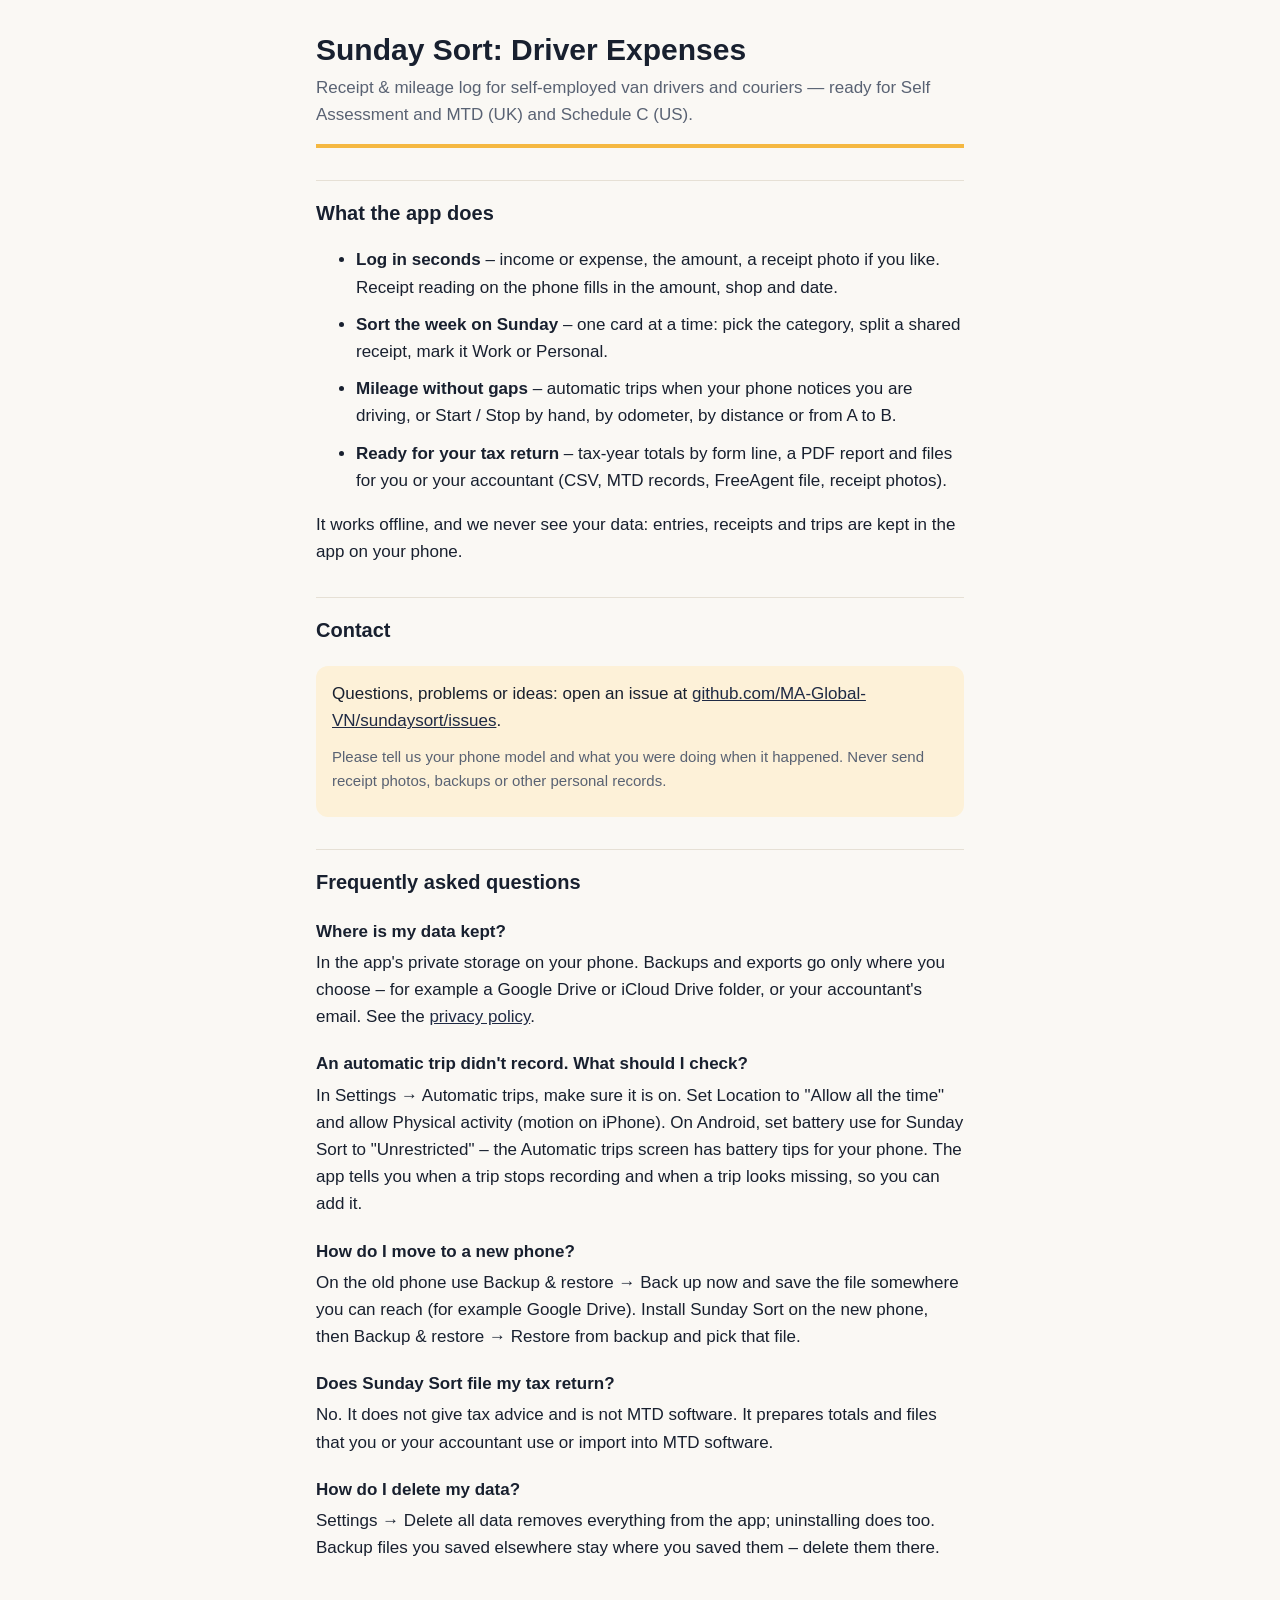
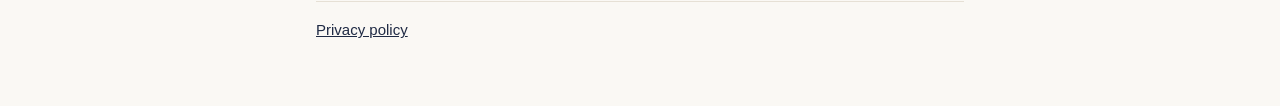
<file: index.html>
<!doctype html>
<html lang="en">
<head>
<meta charset="utf-8">
<meta name="viewport" content="width=device-width, initial-scale=1">
<title>Sunday Sort – Support</title>
<meta name="description" content="Support for Sunday Sort: Driver Expenses, the receipt and mileage log for self-employed van drivers.">
<link rel="stylesheet" href="style.css">
</head>
<body>
<main>
  <header>
    <h1>Sunday Sort: Driver Expenses</h1>
    <p class="lead">Receipt &amp; mileage log for self-employed van drivers and couriers — ready for Self Assessment and MTD
    (UK) and Schedule C (US).</p>
  </header>

  <h2>What the app does</h2>
  <ul>
    <li><strong>Log in seconds</strong> – income or expense, the amount, a receipt photo if you like. Receipt reading on
    the phone fills in the amount, shop and date.</li>
    <li><strong>Sort the week on Sunday</strong> – one card at a time: pick the category, split a shared receipt, mark it
    Work or Personal.</li>
    <li><strong>Mileage without gaps</strong> – automatic trips when your phone notices you are driving, or Start / Stop
    by hand, by odometer, by distance or from A to B.</li>
    <li><strong>Ready for your tax return</strong> – tax-year totals by form line, a PDF report and files for you or your
    accountant (CSV, MTD records, FreeAgent file, receipt photos).</li>
  </ul>
  <p>It works offline, and we never see your data: entries, receipts and trips are kept in the app on your phone.</p>

  <h2>Contact</h2>
  <div class="box">
    <p>Questions, problems or ideas: open an issue at <a href="https://github.com/MA-Global-VN/sundaysort/issues">github.com/MA-Global-VN/sundaysort/issues</a>.</p>
    <p class="muted">Please tell us your phone model and what you were doing when it happened. Never send receipt photos,
    backups or other personal records.</p>
  </div>

  <h2>Frequently asked questions</h2>

  <h3>Where is my data kept?</h3>
  <p>In the app's private storage on your phone. Backups and exports go only where you choose – for example a Google
  Drive or iCloud Drive folder, or your accountant's email. See the <a href="privacy.html">privacy policy</a>.</p>

  <h3>An automatic trip didn't record. What should I check?</h3>
  <p>In Settings → Automatic trips, make sure it is on. Set Location to "Allow all the time" and allow Physical activity
  (motion on iPhone). On Android, set battery use for Sunday Sort to "Unrestricted" – the Automatic trips screen has
  battery tips for your phone. The app tells you when a trip stops recording and when a trip looks missing, so you can
  add it.</p>

  <h3>How do I move to a new phone?</h3>
  <p>On the old phone use Backup &amp; restore → Back up now and save the file somewhere you can reach (for example
  Google Drive). Install Sunday Sort on the new phone, then Backup &amp; restore → Restore from backup and pick that file.</p>

  <h3>Does Sunday Sort file my tax return?</h3>
  <p>No. It does not give tax advice and is not MTD software. It prepares totals and files that you or your accountant
  use or import into MTD software.</p>

  <h3>How do I delete my data?</h3>
  <p>Settings → Delete all data removes everything from the app; uninstalling does too. Backup files you saved elsewhere
  stay where you saved them – delete them there.</p>

  <footer>
    <a href="privacy.html">Privacy policy</a>
  </footer>
</main>
</body>
</html>
</file>
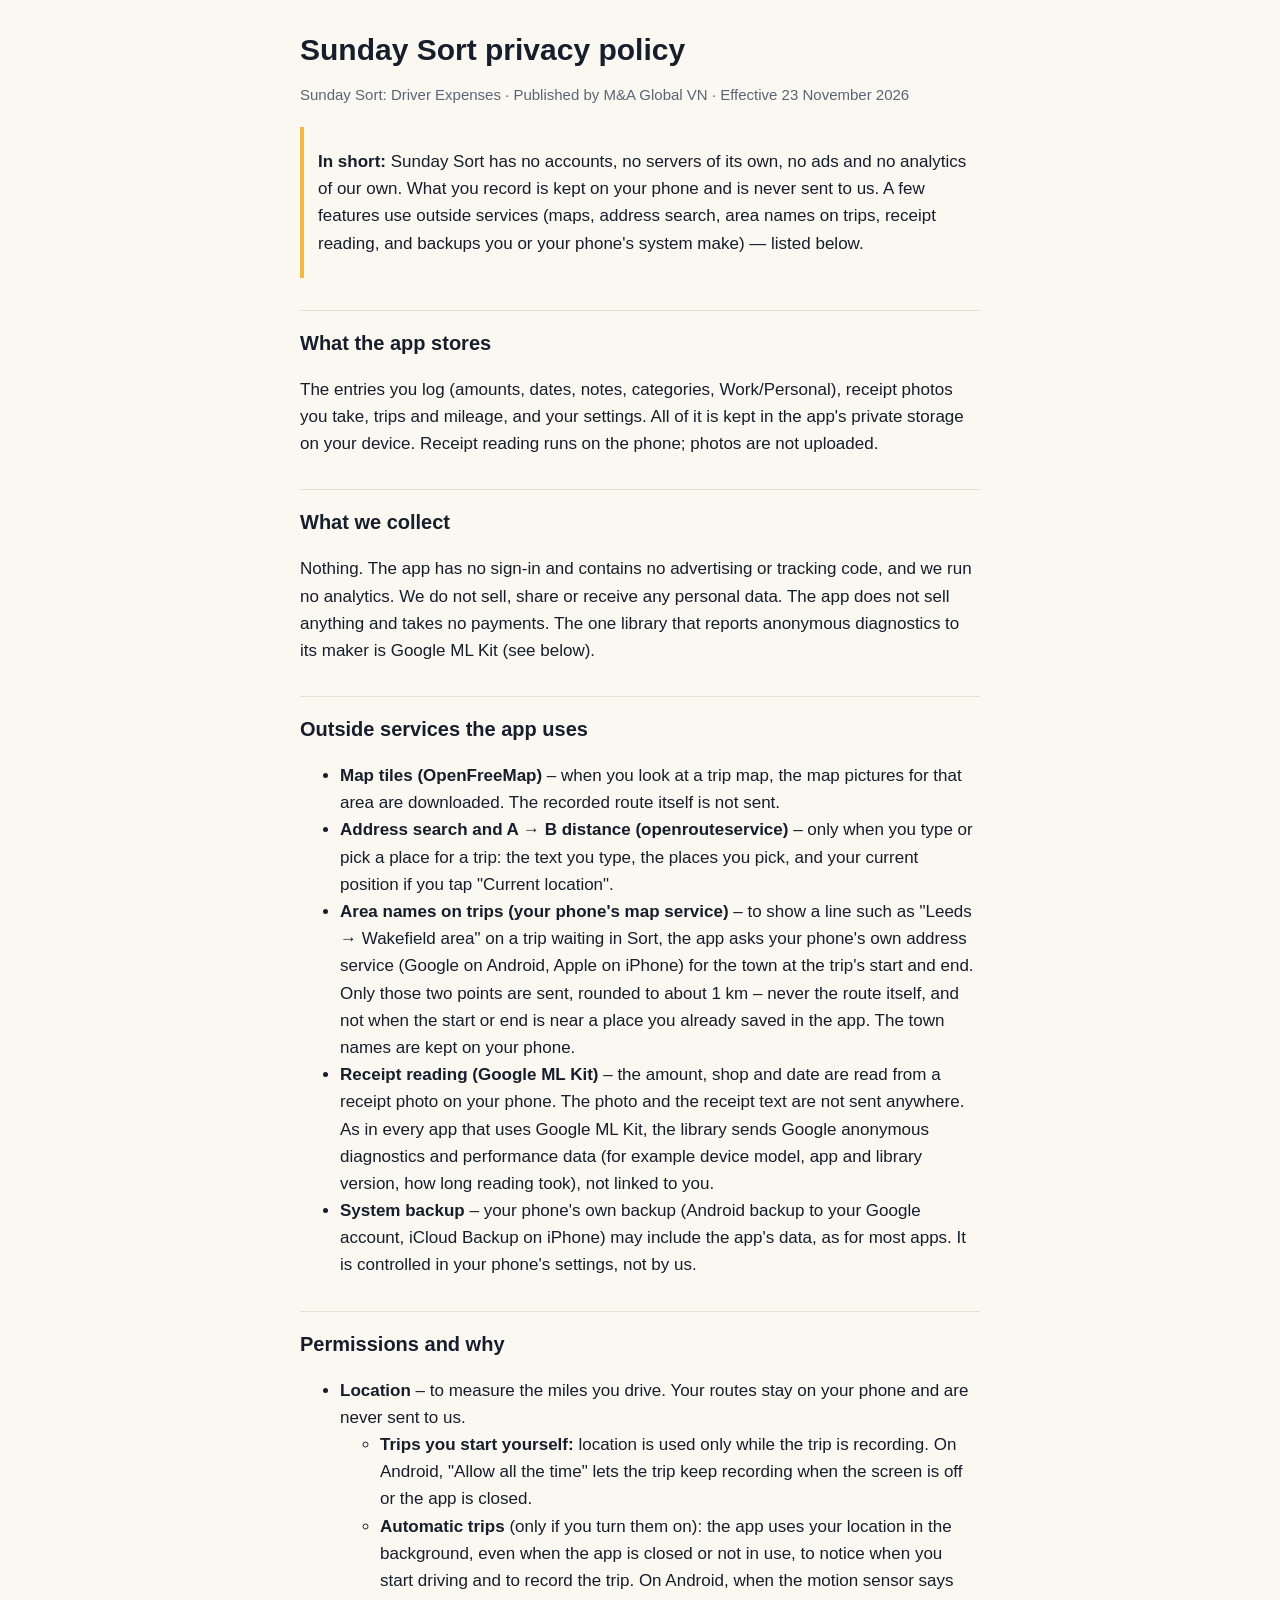
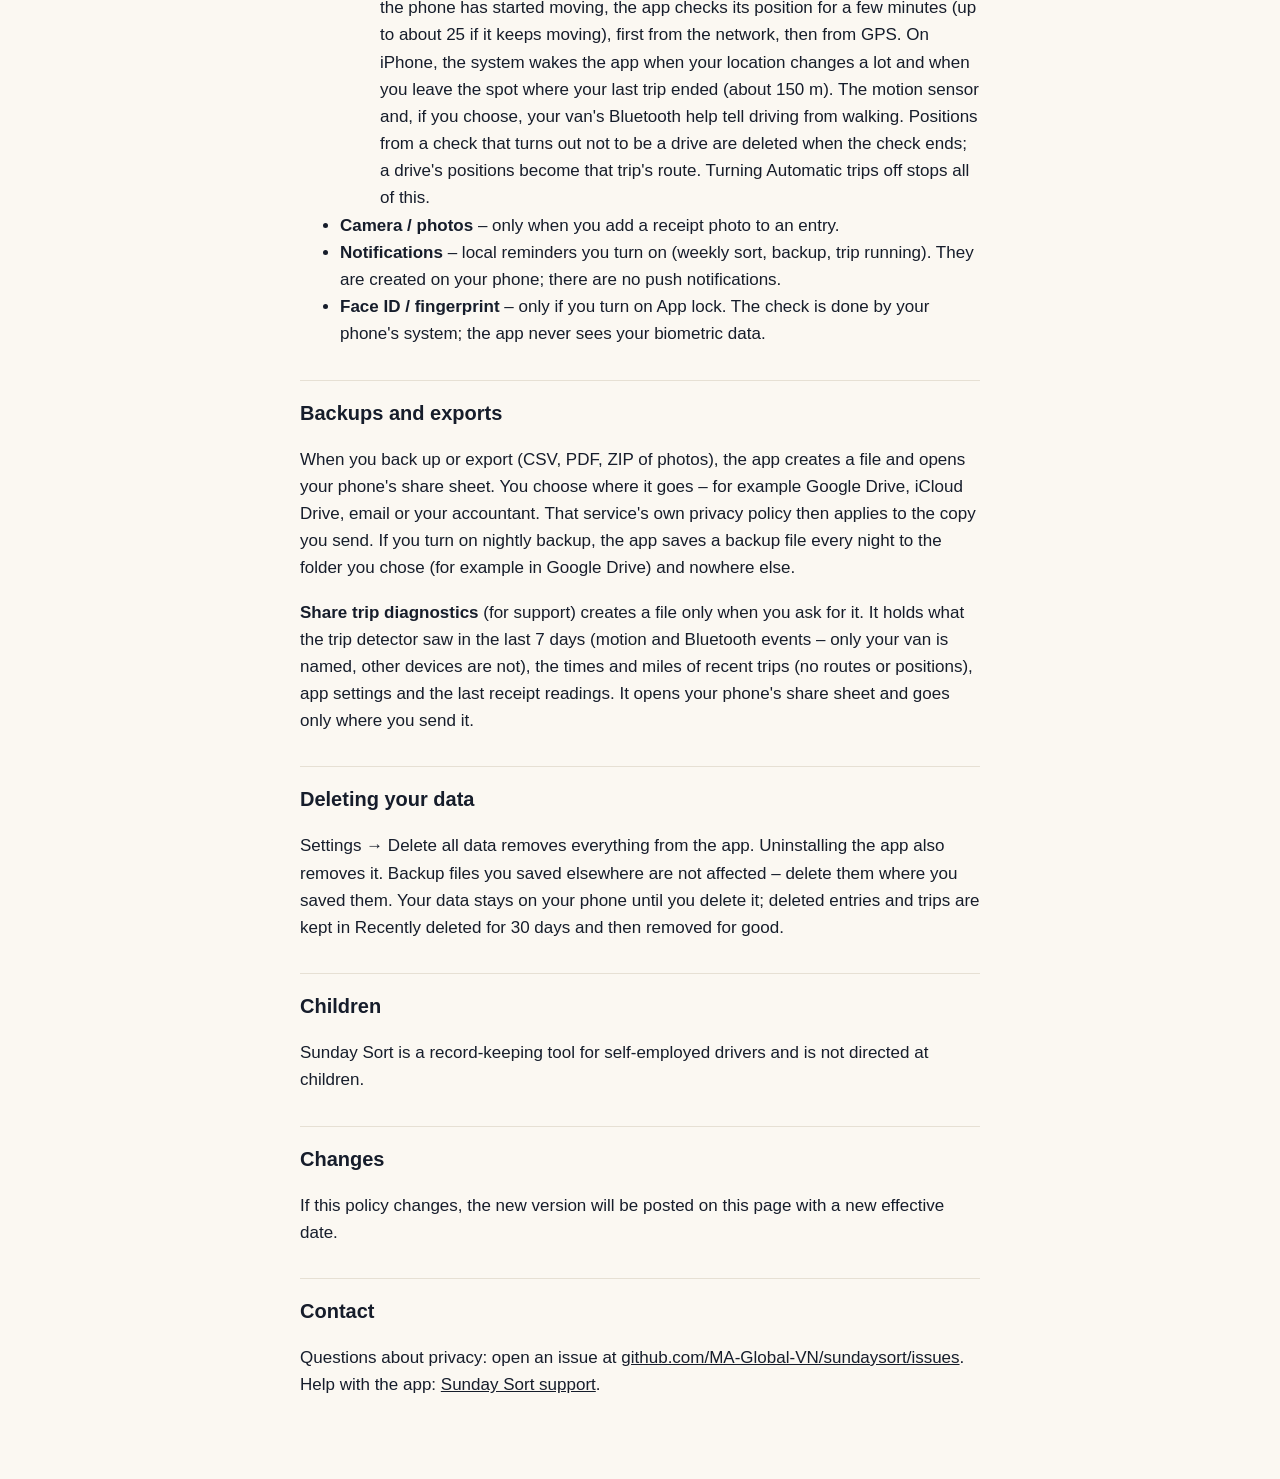
<file: privacy.html>
<!doctype html>
<html lang="en">
<head>
<meta charset="utf-8">
<meta name="viewport" content="width=device-width, initial-scale=1">
<title>Sunday Sort – Privacy policy</title>
<style>
  :root { --bg: #FBF8F2; --text: #161D2B; --muted: #5B6475; --line: #E6E0D4; --accent: #F5B841; }
  @media (prefers-color-scheme: dark) { :root { --bg: #121722; --text: #F2EFE8; --muted: #A9B0BE; --line: #2A3242; } }
  body { margin: 0; background: var(--bg); color: var(--text); font: 17px/1.6 -apple-system, "Segoe UI", Roboto, Inter, sans-serif; }
  main { max-width: 680px; margin: 0 auto; padding: 32px 16px 64px; }
  h1 { font-size: 30px; line-height: 1.2; margin: 0 0 4px; }
  h2 { font-size: 20px; margin: 32px 0 8px; padding-top: 16px; border-top: 1px solid var(--line); }
  p, li { color: var(--text); }
  .muted { color: var(--muted); font-size: 15px; }
  .box { border-left: 4px solid var(--accent); padding: 4px 0 4px 14px; margin: 20px 0; }
  a { color: inherit; }
</style>
</head>
<body>
<main>
  <h1>Sunday Sort privacy policy</h1>
  <p class="muted">Sunday Sort: Driver Expenses · Published by M&amp;A Global VN · Effective 23 November 2026</p>

  <div class="box">
    <p><strong>In short:</strong> Sunday Sort has no accounts, no servers of its own, no ads and no analytics of our own. What you
    record is kept on your phone and is never sent to us. A few features use outside services (maps, address search, area names on trips,
    receipt reading, and backups you or your phone's system make) — listed below.</p>
  </div>

  <h2>What the app stores</h2>
  <p>The entries you log (amounts, dates, notes, categories, Work/Personal), receipt photos you take, trips and mileage,
  and your settings. All of it is kept in the app's private storage on your device. Receipt reading runs on the phone;
  photos are not uploaded.</p>

  <h2>What we collect</h2>
  <p>Nothing. The app has no sign-in and contains no advertising or tracking code, and we run no analytics. We do not
  sell, share or receive any personal data. The app does not sell anything and takes no payments. The one library that
  reports anonymous diagnostics to its maker is Google ML Kit (see below).</p>

  <h2>Outside services the app uses</h2>
  <ul>
    <li><strong>Map tiles (OpenFreeMap)</strong> – when you look at a trip map, the map pictures for that area are
    downloaded. The recorded route itself is not sent.</li>
    <li><strong>Address search and A → B distance (openrouteservice)</strong> – only when you type or pick a place for a
    trip: the text you type, the places you pick, and your current position if you tap "Current location".</li>
    <li><strong>Area names on trips (your phone's map service)</strong> – to show a line such as "Leeds → Wakefield area"
    on a trip waiting in Sort, the app asks your phone's own address service (Google on Android, Apple on iPhone) for the
    town at the trip's start and end. Only those two points are sent, rounded to about 1 km – never the route itself, and
    not when the start or end is near a place you already saved in the app. The town names are kept on your phone.</li>
    <li><strong>Receipt reading (Google ML Kit)</strong> – the amount, shop and date are read from a receipt photo on
    your phone. The photo and the receipt text are not sent anywhere. As in every app that uses Google ML Kit, the library sends
    Google anonymous diagnostics and performance data (for example device model, app and library version, how long
    reading took), not linked to you.</li>
    <li><strong>System backup</strong> – your phone's own backup (Android backup to your Google account, iCloud Backup on
    iPhone) may include the app's data, as for most apps. It is controlled in your phone's settings, not by us.</li>
  </ul>

  <h2>Permissions and why</h2>
  <ul>
    <li><strong>Location</strong> – to measure the miles you drive. Your routes stay on your phone and are never sent to us.
      <ul>
        <li><strong>Trips you start yourself:</strong> location is used only while the trip is recording. On Android,
        "Allow all the time" lets the trip keep recording when the screen is off or the app is closed.</li>
        <li><strong>Automatic trips</strong> (only if you turn them on): the app uses your location in the background,
        even when the app is closed or not in use, to notice when you start driving and to record the trip. On Android,
        when the motion sensor says the phone has started moving, the app checks its position for a few minutes (up to
        about 25 if it keeps moving), first from the network, then from GPS. On iPhone, the system wakes the app when
        your location changes a lot and when you leave the spot where your last trip ended (about 150 m). The motion
        sensor and, if you choose, your van's Bluetooth help tell driving from walking. Positions from a check that turns
        out not to be a drive are deleted when the check ends; a drive's positions become that trip's route. Turning
        Automatic trips off stops all of this.</li>
      </ul>
    </li>
    <li><strong>Camera / photos</strong> – only when you add a receipt photo to an entry.</li>
    <li><strong>Notifications</strong> – local reminders you turn on (weekly sort, backup, trip running). They are
    created on your phone; there are no push notifications.</li>
    <li><strong>Face ID / fingerprint</strong> – only if you turn on App lock. The check is done by your phone's system;
    the app never sees your biometric data.</li>
  </ul>

  <h2>Backups and exports</h2>
  <p>When you back up or export (CSV, PDF, ZIP of photos), the app creates a file and opens your phone's share sheet.
  You choose where it goes – for example Google Drive, iCloud Drive, email or your accountant. That service's own privacy
  policy then applies to the copy you send. If you turn on nightly backup, the app saves a backup file every night to
  the folder you chose (for example in Google Drive) and nowhere else.</p>
  <p><strong>Share trip diagnostics</strong> (for support) creates a file only when you ask for it. It holds what the trip
  detector saw in the last 7 days (motion and Bluetooth events – only your van is named, other devices are not), the
  times and miles of recent trips (no routes or positions), app settings and the last receipt readings. It opens your
  phone's share sheet and goes only where you send it.</p>

  <h2>Deleting your data</h2>
  <p>Settings → Delete all data removes everything from the app. Uninstalling the app also removes it. Backup files you
  saved elsewhere are not affected – delete them where you saved them. Your data stays on your phone until you delete it; deleted entries and trips are kept in
  Recently deleted for 30 days and then removed for good.</p>

  <h2>Children</h2>
  <p>Sunday Sort is a record-keeping tool for self-employed drivers and is not directed at children.</p>

  <h2>Changes</h2>
  <p>If this policy changes, the new version will be posted on this page with a new effective date.</p>

  <h2>Contact</h2>
  <p>Questions about privacy: open an issue at <a href="https://github.com/MA-Global-VN/sundaysort/issues">github.com/MA-Global-VN/sundaysort/issues</a>. Help with the app: <a href="./">Sunday Sort support</a>.</p>
</main>
</body>
</html>
</file>
<file: style.css>
/* Sunday Sort site — colours from the app's design tokens (design/tokens.css). */
:root {
  --bg: #faf8f4;
  --surface: #ffffff;
  --line: #e6e0d5;
  --ink: #18202f;
  --ink-muted: #596273;
  --primary: #1f2a44;
  --sunday: #f5b841;
  --sunday-soft: #fdf1d8;
}
@media (prefers-color-scheme: dark) {
  :root {
    --bg: #12161c;
    --surface: #1b2129;
    --line: #2c343f;
    --ink: #f2efe9;
    --ink-muted: #a7afbc;
    --primary: #f5b841;
    --sunday-soft: #3a3020;
  }
}
* { box-sizing: border-box; }
body { margin: 0; background: var(--bg); color: var(--ink); font: 17px/1.6 -apple-system, "Segoe UI", Roboto, Inter, sans-serif; }
main { max-width: 680px; margin: 0 auto; padding: 32px 16px 64px; }
header { border-bottom: 4px solid var(--sunday); padding-bottom: 16px; margin-bottom: 8px; }
h1 { font-size: 30px; line-height: 1.2; margin: 0 0 6px; }
h2 { font-size: 20px; margin: 32px 0 8px; padding-top: 16px; border-top: 1px solid var(--line); }
h3 { font-size: 17px; margin: 20px 0 4px; }
p, li { margin: 0 0 10px; }
.lead { color: var(--ink-muted); margin: 0; }
.muted { color: var(--ink-muted); font-size: 15px; }
.box { background: var(--sunday-soft); border-radius: 12px; padding: 14px 16px; margin: 20px 0; }
a { color: var(--primary); }
footer { margin-top: 40px; padding-top: 16px; border-top: 1px solid var(--line); font-size: 15px; color: var(--ink-muted); }
</file>
